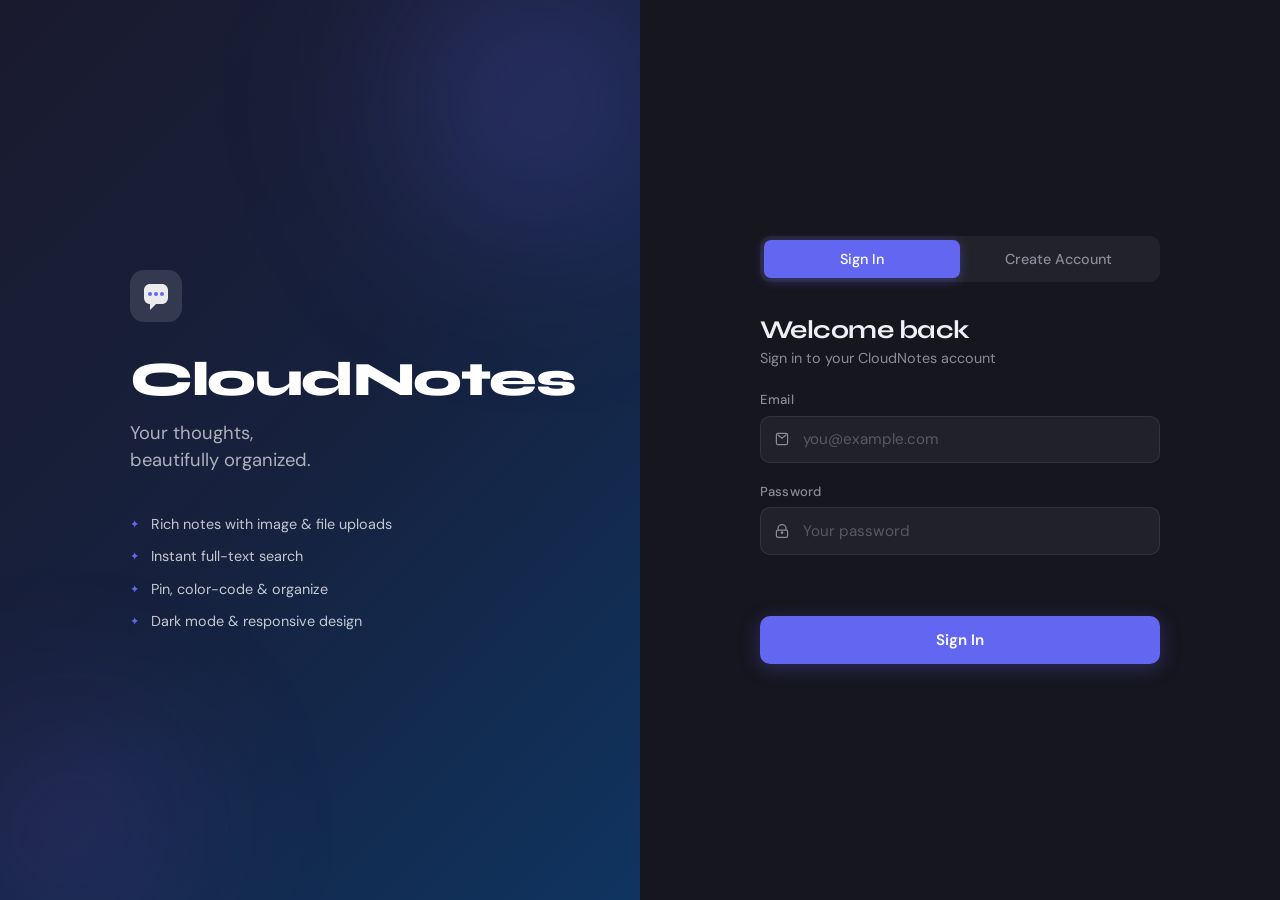
<file: index.html>
<!DOCTYPE html>
<html lang="en">
<head>
  <meta charset="UTF-8" />
  <meta name="viewport" content="width=device-width, initial-scale=1.0"/>
  <title>CloudNotes — Sign In</title>
  <link rel="preconnect" href="https://fonts.googleapis.com">
  <link href="https://fonts.googleapis.com/css2?family=Syne:wght@400;600;700;800&family=DM+Sans:ital,opsz,wght@0,9..40,300;0,9..40,400;0,9..40,500;1,9..40,300&display=swap" rel="stylesheet">
  <link rel="stylesheet" href="css/auth.css" />
</head>
<body>
  <div class="noise"></div>

  <div class="auth-layout">
    <!-- Left Panel -->
    <div class="auth-brand">
      <div class="brand-content">
        <div class="logo-mark">
          <svg width="52" height="52" viewBox="0 0 52 52" fill="none">
            <rect width="52" height="52" rx="14" fill="white" fill-opacity="0.12"/>
            <path d="M14 20C14 16.686 16.686 14 20 14H32C35.314 14 38 16.686 38 20V28C38 31.314 35.314 34 32 34H26L20 40V34C16.686 34 14 31.314 14 28V20Z" fill="white" fill-opacity="0.9"/>
            <circle cx="20" cy="24" r="2" fill="#6366f1"/>
            <circle cx="26" cy="24" r="2" fill="#6366f1"/>
            <circle cx="32" cy="24" r="2" fill="#6366f1"/>
          </svg>
        </div>
        <h1 class="brand-name">CloudNotes</h1>
        <p class="brand-tagline">Your thoughts,<br>beautifully organized.</p>

        <div class="feature-list">
          <div class="feature-item">
            <span class="feature-icon">✦</span>
            <span>Rich notes with image & file uploads</span>
          </div>
          <div class="feature-item">
            <span class="feature-icon">✦</span>
            <span>Instant full-text search</span>
          </div>
          <div class="feature-item">
            <span class="feature-icon">✦</span>
            <span>Pin, color-code & organize</span>
          </div>
          <div class="feature-item">
            <span class="feature-icon">✦</span>
            <span>Dark mode & responsive design</span>
          </div>
        </div>
      </div>
      <div class="brand-orb orb-1"></div>
      <div class="brand-orb orb-2"></div>
    </div>

    <!-- Right Panel -->
    <div class="auth-form-panel">
      <div class="form-container">
        <div class="form-tabs">
          <button class="tab active" data-tab="login">Sign In</button>
          <button class="tab" data-tab="signup">Create Account</button>
        </div>

        <!-- Login Form -->
        <form class="auth-form active" id="login-form">
          <div class="form-header">
            <h2>Welcome back</h2>
            <p>Sign in to your CloudNotes account</p>
          </div>

          <div class="field-group">
            <label for="login-email">Email</label>
            <div class="input-wrap">
              <svg class="input-icon" viewBox="0 0 20 20" fill="none"><path d="M3 5a2 2 0 012-2h10a2 2 0 012 2v10a2 2 0 01-2 2H5a2 2 0 01-2-2V5zm2 0l5 4 5-4" stroke="currentColor" stroke-width="1.5" stroke-linecap="round"/></svg>
              <input type="email" id="login-email" placeholder="you@example.com" autocomplete="email" required />
            </div>
          </div>

          <div class="field-group">
            <label for="login-password">Password</label>
            <div class="input-wrap">
              <svg class="input-icon" viewBox="0 0 20 20" fill="none"><path d="M5 9V7a5 5 0 0110 0v2M5 9a2 2 0 00-2 2v5a2 2 0 002 2h10a2 2 0 002-2v-5a2 2 0 00-2-2H5zm5 4a1 1 0 100-2 1 1 0 000 2z" stroke="currentColor" stroke-width="1.5" stroke-linecap="round"/></svg>
              <input type="password" id="login-password" placeholder="Your password" autocomplete="current-password" required />
            </div>
          </div>

          <div class="error-msg" id="login-error"></div>

          <button type="submit" class="btn-primary" id="login-btn">
            <span class="btn-text">Sign In</span>
            <span class="btn-loader hidden">
              <svg viewBox="0 0 24 24"><circle cx="12" cy="12" r="10" stroke="currentColor" stroke-width="3" fill="none" stroke-dasharray="60" stroke-dashoffset="20"/></svg>
            </span>
          </button>
        </form>

        <!-- Signup Form -->
        <form class="auth-form" id="signup-form">
          <div class="form-header">
            <h2>Get started free</h2>
            <p>Create your CloudNotes account today</p>
          </div>

          <div class="field-group">
            <label for="signup-name">Full Name</label>
            <div class="input-wrap">
              <svg class="input-icon" viewBox="0 0 20 20" fill="none"><path d="M10 10a4 4 0 100-8 4 4 0 000 8zm-7 8a7 7 0 0114 0" stroke="currentColor" stroke-width="1.5" stroke-linecap="round"/></svg>
              <input type="text" id="signup-name" placeholder="Jane Doe" autocomplete="name" required />
            </div>
          </div>

          <div class="field-group">
            <label for="signup-email">Email</label>
            <div class="input-wrap">
              <svg class="input-icon" viewBox="0 0 20 20" fill="none"><path d="M3 5a2 2 0 012-2h10a2 2 0 012 2v10a2 2 0 01-2 2H5a2 2 0 01-2-2V5zm2 0l5 4 5-4" stroke="currentColor" stroke-width="1.5" stroke-linecap="round"/></svg>
              <input type="email" id="signup-email" placeholder="you@example.com" autocomplete="email" required />
            </div>
          </div>

          <div class="field-group">
            <label for="signup-password">Password</label>
            <div class="input-wrap">
              <svg class="input-icon" viewBox="0 0 20 20" fill="none"><path d="M5 9V7a5 5 0 0110 0v2M5 9a2 2 0 00-2 2v5a2 2 0 002 2h10a2 2 0 002-2v-5a2 2 0 00-2-2H5zm5 4a1 1 0 100-2 1 1 0 000 2z" stroke="currentColor" stroke-width="1.5" stroke-linecap="round"/></svg>
              <input type="password" id="signup-password" placeholder="Min. 6 characters" autocomplete="new-password" required />
            </div>
          </div>

          <div class="error-msg" id="signup-error"></div>

          <button type="submit" class="btn-primary" id="signup-btn">
            <span class="btn-text">Create Account</span>
            <span class="btn-loader hidden">
              <svg viewBox="0 0 24 24"><circle cx="12" cy="12" r="10" stroke="currentColor" stroke-width="3" fill="none" stroke-dasharray="60" stroke-dashoffset="20"/></svg>
            </span>
          </button>
        </form>
      </div>
    </div>
  </div>

  <script src="js/config.js"></script>
  <script src="js/auth.js"></script>
</body>
</html>
</file>
<file: css/auth.css>
/* ─────────────────────────────────────────────
   CloudNotes Auth Styles
   Aesthetic: Refined Midnight — deep indigo/slate with cream accents
───────────────────────────────────────────── */

*, *::before, *::after { box-sizing: border-box; margin: 0; padding: 0; }

:root {
  --accent: #6366f1;
  --accent-hover: #4f46e5;
  --accent-light: rgba(99, 102, 241, 0.12);
  --bg: #0f0f17;
  --surface: #16161f;
  --border: rgba(255,255,255,0.08);
  --text: #f0eff8;
  --text-secondary: #8b8a9a;
  --error: #f87171;
  --radius: 14px;
}

html, body {
  height: 100%;
  font-family: 'DM Sans', system-ui, sans-serif;
  background: var(--bg);
  color: var(--text);
  overflow: hidden;
}

/* Noise texture overlay */
.noise {
  position: fixed; inset: 0; z-index: 0; pointer-events: none;
  background-image: url("data:image/svg+xml,%3Csvg viewBox='0 0 256 256' xmlns='http://www.w3.org/2000/svg'%3E%3Cfilter id='noise'%3E%3CfeTurbulence type='fractalNoise' baseFrequency='0.9' numOctaves='4' stitchTiles='stitch'/%3E%3C/filter%3E%3Crect width='100%25' height='100%25' filter='url(%23noise)' opacity='0.04'/%3E%3C/svg%3E");
  opacity: 0.4;
}

.auth-layout {
  position: relative; z-index: 1;
  display: grid;
  grid-template-columns: 1fr 1fr;
  height: 100vh;
}

/* ── Brand Panel ── */
.auth-brand {
  position: relative;
  background: linear-gradient(135deg, #1a1a2e 0%, #16213e 50%, #0f3460 100%);
  display: flex; align-items: center; justify-content: center;
  padding: 3rem;
  overflow: hidden;
}

.brand-orb {
  position: absolute;
  border-radius: 50%;
  filter: blur(80px);
  pointer-events: none;
}
.orb-1 {
  width: 400px; height: 400px;
  background: radial-gradient(circle, rgba(99,102,241,0.35) 0%, transparent 70%);
  top: -100px; right: -100px;
  animation: orb-float 8s ease-in-out infinite;
}
.orb-2 {
  width: 300px; height: 300px;
  background: radial-gradient(circle, rgba(139,92,246,0.25) 0%, transparent 70%);
  bottom: -80px; left: -80px;
  animation: orb-float 10s ease-in-out infinite reverse;
}

@keyframes orb-float {
  0%, 100% { transform: translateY(0) scale(1); }
  50% { transform: translateY(-30px) scale(1.05); }
}

.brand-content {
  position: relative; z-index: 1;
  max-width: 380px;
}

.logo-mark {
  margin-bottom: 1.5rem;
  animation: logo-in 0.8s cubic-bezier(0.34,1.56,0.64,1) both;
}

@keyframes logo-in {
  from { transform: scale(0.5) rotate(-10deg); opacity: 0; }
  to { transform: scale(1) rotate(0deg); opacity: 1; }
}

.brand-name {
  font-family: 'Syne', sans-serif;
  font-size: clamp(2rem, 4vw, 3rem);
  font-weight: 800;
  color: #fff;
  letter-spacing: -0.03em;
  margin-bottom: 0.75rem;
  animation: slide-up 0.7s 0.1s ease both;
}

.brand-tagline {
  font-size: 1.15rem;
  color: rgba(255,255,255,0.65);
  line-height: 1.5;
  margin-bottom: 2.5rem;
  animation: slide-up 0.7s 0.2s ease both;
}

.feature-list {
  display: flex; flex-direction: column; gap: 0.9rem;
  animation: slide-up 0.7s 0.3s ease both;
}

.feature-item {
  display: flex; align-items: center; gap: 0.75rem;
  font-size: 0.9rem;
  color: rgba(255,255,255,0.75);
}

.feature-icon {
  color: var(--accent);
  font-size: 0.7rem;
  flex-shrink: 0;
}

@keyframes slide-up {
  from { transform: translateY(20px); opacity: 0; }
  to { transform: translateY(0); opacity: 1; }
}

/* ── Form Panel ── */
.auth-form-panel {
  background: var(--surface);
  display: flex; align-items: center; justify-content: center;
  padding: 2rem;
  overflow-y: auto;
}

.form-container {
  width: 100%; max-width: 400px;
  animation: slide-up 0.6s 0.15s ease both;
}

.form-tabs {
  display: flex;
  gap: 0;
  background: rgba(255,255,255,0.05);
  border-radius: 10px;
  padding: 4px;
  margin-bottom: 2rem;
}

.tab {
  flex: 1;
  padding: 0.6rem 1rem;
  border: none; background: transparent;
  color: var(--text-secondary);
  font-family: 'DM Sans', sans-serif;
  font-size: 0.9rem; font-weight: 500;
  border-radius: 7px;
  cursor: pointer;
  transition: all 0.2s ease;
}

.tab.active {
  background: var(--accent);
  color: white;
  box-shadow: 0 2px 12px rgba(99,102,241,0.4);
}

/* Forms */
.auth-form { display: none; flex-direction: column; gap: 1.25rem; }
.auth-form.active { display: flex; }

.form-header { margin-bottom: 0.25rem; }
.form-header h2 {
  font-family: 'Syne', sans-serif;
  font-size: 1.6rem; font-weight: 700;
  color: var(--text);
  margin-bottom: 0.3rem;
  letter-spacing: -0.02em;
}
.form-header p { color: var(--text-secondary); font-size: 0.9rem; }

.field-group {
  display: flex; flex-direction: column; gap: 0.45rem;
}

.field-group label {
  font-size: 0.82rem; font-weight: 500;
  color: var(--text-secondary);
  letter-spacing: 0.01em;
}

.input-wrap {
  position: relative;
}

.input-icon {
  position: absolute; left: 0.9rem; top: 50%; transform: translateY(-50%);
  width: 16px; height: 16px;
  color: var(--text-secondary);
  pointer-events: none;
}

.input-wrap input {
  width: 100%;
  padding: 0.8rem 1rem 0.8rem 2.6rem;
  background: rgba(255,255,255,0.05);
  border: 1.5px solid var(--border);
  border-radius: 10px;
  color: var(--text);
  font-family: 'DM Sans', sans-serif;
  font-size: 0.95rem;
  outline: none;
  transition: border-color 0.2s, box-shadow 0.2s, background 0.2s;
}

.input-wrap input:focus {
  border-color: var(--accent);
  background: rgba(99,102,241,0.06);
  box-shadow: 0 0 0 3px rgba(99,102,241,0.12);
}

.input-wrap input::placeholder { color: rgba(255,255,255,0.25); }

.error-msg {
  font-size: 0.85rem;
  color: var(--error);
  min-height: 1.1rem;
  background: rgba(248,113,113,0.08);
  border-radius: 8px;
  padding: 0 0.75rem;
  max-height: 0; overflow: hidden; opacity: 0;
  transition: all 0.25s ease;
}
.error-msg:not(:empty) {
  max-height: 60px; opacity: 1; padding: 0.5rem 0.75rem;
}

/* Buttons */
.btn-primary {
  display: flex; align-items: center; justify-content: center; gap: 0.5rem;
  padding: 0.85rem 1.5rem;
  background: var(--accent);
  color: white;
  border: none; border-radius: 10px;
  font-family: 'DM Sans', sans-serif;
  font-size: 0.95rem; font-weight: 600;
  cursor: pointer;
  transition: background 0.2s, transform 0.15s, box-shadow 0.2s;
  box-shadow: 0 4px 20px rgba(99,102,241,0.3);
  margin-top: 0.25rem;
}
.btn-primary:hover {
  background: var(--accent-hover);
  transform: translateY(-1px);
  box-shadow: 0 6px 24px rgba(99,102,241,0.4);
}
.btn-primary:active { transform: translateY(0); }
.btn-primary:disabled { opacity: 0.6; cursor: not-allowed; transform: none; }

.btn-loader svg {
  width: 18px; height: 18px;
  animation: spin 0.8s linear infinite;
}
@keyframes spin { to { transform: rotate(360deg); } }
.hidden { display: none !important; }

/* Responsive */
@media (max-width: 768px) {
  html, body { overflow: auto; }
  .auth-layout { grid-template-columns: 1fr; height: auto; }
  .auth-brand {
    padding: 2.5rem 1.5rem 2rem;
    min-height: 260px;
  }
  .brand-name { font-size: 1.8rem; }
  .feature-list { display: none; }
  .auth-form-panel { padding: 1.5rem; }
}
</file>
<file: css/dashboard.css>
/* ─────────────────────────────────────────────
   CloudNotes Dashboard Styles
   Light & Dark mode, fluid grid, refined typography
───────────────────────────────────────────── */

*, *::before, *::after { box-sizing: border-box; margin: 0; padding: 0; }

:root {
  --accent: #6366f1;
  --accent-hover: #4f46e5;
  --accent-light: rgba(99,102,241,0.1);
  --danger: #ef4444;
  --danger-hover: #dc2626;

  /* Light theme (default) */
  --bg: #f5f4ff;
  --surface: #ffffff;
  --surface-2: #f0eff9;
  --sidebar-bg: #1e1e2e;
  --sidebar-text: rgba(255,255,255,0.85);
  --sidebar-secondary: rgba(255,255,255,0.45);
  --sidebar-hover: rgba(255,255,255,0.08);
  --sidebar-active: rgba(99,102,241,0.2);
  --sidebar-active-text: #a5b4fc;
  --border: #e8e7f5;
  --border-strong: #d0cfe8;
  --text: #1a1929;
  --text-secondary: #6b6a80;
  --shadow: 0 1px 3px rgba(0,0,0,0.06), 0 4px 16px rgba(0,0,0,0.04);
  --shadow-hover: 0 4px 12px rgba(0,0,0,0.1), 0 8px 32px rgba(0,0,0,0.06);
  --shadow-modal: 0 24px 64px rgba(0,0,0,0.16);
  --topbar-bg: rgba(245,244,255,0.88);
  --input-bg: #f5f4ff;
  --radius: 14px;
  --sidebar-width: 240px;
  --topbar-h: 68px;
}

[data-theme="dark"] {
  --bg: #0f0f17;
  --surface: #1a1a27;
  --surface-2: #141420;
  --border: rgba(255,255,255,0.08);
  --border-strong: rgba(255,255,255,0.14);
  --text: #eeedf8;
  --text-secondary: #8887a8;
  --shadow: 0 1px 3px rgba(0,0,0,0.3), 0 4px 16px rgba(0,0,0,0.2);
  --shadow-hover: 0 4px 16px rgba(0,0,0,0.4), 0 8px 32px rgba(0,0,0,0.25);
  --shadow-modal: 0 24px 64px rgba(0,0,0,0.5);
  --topbar-bg: rgba(15,15,23,0.9);
  --input-bg: rgba(255,255,255,0.04);
}

html, body {
  height: 100%;
  font-family: 'DM Sans', system-ui, sans-serif;
  background: var(--bg);
  color: var(--text);
  transition: background 0.3s, color 0.3s;
}

/* ── Layout ── */
.sidebar {
  position: fixed; left: 0; top: 0; bottom: 0;
  width: var(--sidebar-width);
  background: var(--sidebar-bg);
  display: flex; flex-direction: column;
  z-index: 100;
  transition: transform 0.3s cubic-bezier(0.4,0,0.2,1);
}

.main-content {
  margin-left: var(--sidebar-width);
  min-height: 100vh;
  transition: margin 0.3s ease;
}

/* ── Sidebar ── */
.sidebar-top {
  display: flex; align-items: center; justify-content: space-between;
  padding: 1.25rem 1.25rem 0.5rem;
}

.sidebar-logo {
  display: flex; align-items: center; gap: 0.65rem;
}

.logo-text {
  font-family: 'Syne', sans-serif;
  font-weight: 700; font-size: 1.1rem;
  color: white; letter-spacing: -0.02em;
}

.sidebar-close {
  display: none;
  background: none; border: none;
  color: var(--sidebar-secondary);
  cursor: pointer; padding: 4px;
  border-radius: 6px;
}
.sidebar-close svg { width: 18px; height: 18px; }

.sidebar-nav {
  flex: 1;
  padding: 1rem 0.75rem;
  display: flex; flex-direction: column; gap: 2px;
}

.nav-item {
  display: flex; align-items: center; gap: 0.75rem;
  padding: 0.65rem 0.85rem;
  border-radius: 10px;
  border: none; background: transparent;
  color: var(--sidebar-secondary);
  font-family: 'DM Sans', sans-serif;
  font-size: 0.9rem; font-weight: 500;
  cursor: pointer;
  transition: all 0.15s ease;
  text-align: left; width: 100%;
}

.nav-item svg { width: 16px; height: 16px; flex-shrink: 0; }
.nav-item:hover { background: var(--sidebar-hover); color: var(--sidebar-text); }
.nav-item.active {
  background: var(--sidebar-active);
  color: var(--sidebar-active-text);
}

.sidebar-footer {
  padding: 1rem 0.75rem;
  border-top: 1px solid rgba(255,255,255,0.07);
  display: flex; align-items: center; gap: 0.5rem;
}

.user-card {
  flex: 1; display: flex; align-items: center; gap: 0.65rem;
  min-width: 0;
}

.user-avatar {
  width: 32px; height: 32px;
  background: var(--accent);
  border-radius: 8px;
  display: flex; align-items: center; justify-content: center;
  font-size: 0.85rem; font-weight: 700; color: white;
  flex-shrink: 0;
}

.user-info { min-width: 0; flex: 1; }
.user-name {
  display: block; font-size: 0.85rem; font-weight: 600;
  color: var(--sidebar-text);
  white-space: nowrap; overflow: hidden; text-overflow: ellipsis;
}
.user-email {
  display: block; font-size: 0.72rem;
  color: var(--sidebar-secondary);
  white-space: nowrap; overflow: hidden; text-overflow: ellipsis;
}

.logout-btn {
  background: none; border: none;
  color: var(--sidebar-secondary);
  cursor: pointer; padding: 6px;
  border-radius: 8px; flex-shrink: 0;
  transition: all 0.15s;
}
.logout-btn:hover { background: rgba(239,68,68,0.15); color: #f87171; }
.logout-btn svg { width: 18px; height: 18px; display: block; }

/* ── Topbar ── */
.topbar {
  position: sticky; top: 0; z-index: 50;
  display: flex; align-items: center; justify-content: space-between;
  gap: 1rem;
  padding: 0 1.5rem;
  height: var(--topbar-h);
  background: var(--topbar-bg);
  backdrop-filter: blur(12px);
  border-bottom: 1px solid var(--border);
}

.topbar-left { display: flex; align-items: center; gap: 0.75rem; flex: 1; min-width: 0; }
.topbar-right { display: flex; align-items: center; gap: 0.5rem; flex-shrink: 0; }

.hamburger {
  display: none;
  background: none; border: none;
  color: var(--text-secondary);
  cursor: pointer; padding: 6px;
  border-radius: 8px; flex-shrink: 0;
}
.hamburger svg { width: 22px; height: 22px; }

.search-container {
  position: relative; flex: 1; max-width: 420px;
}

.search-icon {
  position: absolute; left: 0.85rem; top: 50%; transform: translateY(-50%);
  width: 16px; height: 16px; color: var(--text-secondary);
  pointer-events: none;
}

#search-input {
  width: 100%;
  padding: 0.6rem 2.2rem 0.6rem 2.4rem;
  background: var(--input-bg);
  border: 1.5px solid var(--border);
  border-radius: 10px;
  color: var(--text);
  font-family: 'DM Sans', sans-serif;
  font-size: 0.9rem; outline: none;
  transition: all 0.2s;
}
#search-input:focus {
  border-color: var(--accent);
  box-shadow: 0 0 0 3px var(--accent-light);
}
#search-input::placeholder { color: var(--text-secondary); }

.search-clear {
  position: absolute; right: 0.75rem; top: 50%; transform: translateY(-50%);
  font-size: 0.75rem; color: var(--text-secondary);
  cursor: pointer; padding: 2px 4px;
}

.icon-btn {
  background: none; border: 1.5px solid var(--border);
  border-radius: 10px; padding: 0.5rem;
  color: var(--text-secondary); cursor: pointer;
  transition: all 0.15s; display: flex; align-items: center;
}
.icon-btn svg { width: 18px; height: 18px; display: block; }
.icon-btn:hover { background: var(--surface); color: var(--text); border-color: var(--border-strong); }

.btn-create {
  display: flex; align-items: center; gap: 0.4rem;
  padding: 0.55rem 1.1rem;
  background: var(--accent);
  color: white; border: none; border-radius: 10px;
  font-family: 'DM Sans', sans-serif;
  font-size: 0.88rem; font-weight: 600;
  cursor: pointer;
  transition: all 0.15s;
  box-shadow: 0 2px 10px rgba(99,102,241,0.3);
}
.btn-create svg { width: 15px; height: 15px; }
.btn-create:hover { background: var(--accent-hover); transform: translateY(-1px); box-shadow: 0 4px 16px rgba(99,102,241,0.4); }

/* ── Notes Area ── */
.notes-area {
  padding: 1.75rem 1.5rem 3rem;
}

.notes-header {
  display: flex; align-items: center; justify-content: space-between;
  margin-bottom: 1.25rem;
}

.section-title {
  font-family: 'Syne', sans-serif;
  font-size: 1.3rem; font-weight: 700;
  color: var(--text); letter-spacing: -0.02em;
}

.view-controls { display: flex; gap: 4px; }
.view-btn {
  background: none; border: 1.5px solid var(--border);
  border-radius: 8px; padding: 0.4rem;
  color: var(--text-secondary); cursor: pointer;
  transition: all 0.15s;
}
.view-btn svg { width: 16px; height: 16px; display: block; }
.view-btn.active { background: var(--accent); border-color: var(--accent); color: white; }

/* ── Notes Grid ── */
.notes-grid {
  display: grid;
  grid-template-columns: repeat(auto-fill, minmax(260px, 1fr));
  gap: 1rem;
}

.notes-grid.list-view {
  grid-template-columns: 1fr;
  max-width: 680px;
}

/* ── Note Card ── */
.note-card {
  background: var(--surface);
  border-radius: 16px;
  border: 1.5px solid var(--border);
  padding: 1.1rem;
  cursor: pointer;
  transition: all 0.2s cubic-bezier(0.34,1.2,0.64,1);
  box-shadow: var(--shadow);
  position: relative;
  overflow: hidden;
  animation: card-in 0.35s ease both;
}

@keyframes card-in {
  from { opacity: 0; transform: translateY(12px) scale(0.98); }
  to { opacity: 1; transform: translateY(0) scale(1); }
}

.note-card:hover {
  transform: translateY(-3px);
  box-shadow: var(--shadow-hover);
  border-color: var(--border-strong);
}

.note-card.pinned::before {
  content: '';
  position: absolute; top: 0; left: 0; right: 0; height: 3px;
  background: linear-gradient(90deg, var(--accent), #818cf8);
  border-radius: 16px 16px 0 0;
}

.card-color-bar {
  position: absolute; top: 0; left: 0; right: 0; height: 4px;
  border-radius: 16px 16px 0 0;
  opacity: 0.6;
}

.card-top {
  display: flex; align-items: flex-start; justify-content: space-between;
  gap: 0.5rem; margin-bottom: 0.55rem;
}

.card-title {
  font-family: 'Syne', sans-serif;
  font-size: 1rem; font-weight: 700;
  color: var(--text); letter-spacing: -0.01em;
  line-height: 1.3;
  flex: 1;
  display: -webkit-box; -webkit-line-clamp: 2; -webkit-box-orient: vertical;
  overflow: hidden;
}

.pin-badge {
  display: none; flex-shrink: 0;
  color: var(--accent); font-size: 0.7rem;
}
.note-card.pinned .pin-badge { display: block; }

.card-content {
  font-size: 0.87rem; color: var(--text-secondary);
  line-height: 1.55;
  display: -webkit-box; -webkit-line-clamp: 4; -webkit-box-orient: vertical;
  overflow: hidden;
  margin-bottom: 0.75rem;
}

.card-image {
  width: 100%; height: 140px;
  object-fit: cover;
  border-radius: 8px;
  margin-bottom: 0.75rem;
  border: 1px solid var(--border);
}

.card-file-chip {
  display: inline-flex; align-items: center; gap: 0.4rem;
  padding: 0.3rem 0.6rem;
  background: var(--accent-light);
  color: var(--accent); border-radius: 6px;
  font-size: 0.75rem; font-weight: 500;
  margin-bottom: 0.75rem;
  max-width: 100%; overflow: hidden; text-overflow: ellipsis; white-space: nowrap;
}

.card-footer {
  display: flex; align-items: center; justify-content: space-between;
  margin-top: auto;
}

.card-date {
  font-size: 0.75rem; color: var(--text-secondary);
}

.card-actions {
  display: flex; gap: 2px; opacity: 0;
  transition: opacity 0.15s;
}
.note-card:hover .card-actions { opacity: 1; }

.card-action-btn {
  background: none; border: none;
  color: var(--text-secondary);
  padding: 5px; border-radius: 7px;
  cursor: pointer; transition: all 0.12s;
}
.card-action-btn svg { width: 14px; height: 14px; display: block; }
.card-action-btn:hover { background: var(--surface-2); color: var(--text); }
.card-action-btn.delete:hover { background: rgba(239,68,68,0.1); color: var(--danger); }
.card-action-btn.pin-btn.active { color: var(--accent); }

/* List View Card */
.notes-grid.list-view .note-card { padding: 1rem 1.25rem; }
.notes-grid.list-view .card-content { -webkit-line-clamp: 2; }
.notes-grid.list-view .card-image { height: 100px; }

/* ── Empty State ── */
.empty-state {
  display: flex; flex-direction: column; align-items: center;
  padding: 5rem 2rem;
  text-align: center;
  gap: 0.75rem;
}
.empty-icon { margin-bottom: 0.5rem; }
.empty-state h3 {
  font-family: 'Syne', sans-serif;
  font-size: 1.25rem; font-weight: 700; color: var(--text);
}
.empty-state p { font-size: 0.9rem; color: var(--text-secondary); margin-bottom: 0.75rem; }

/* ── Overlay ── */
.overlay {
  position: fixed; inset: 0; z-index: 90;
  background: rgba(0,0,0,0.5);
  backdrop-filter: blur(2px);
}

/* ── Modal ── */
.modal {
  position: fixed; inset: 0; z-index: 200;
  display: flex; align-items: center; justify-content: center;
  padding: 1rem;
}

.modal-backdrop {
  position: absolute; inset: 0;
  background: rgba(0,0,0,0.55);
  backdrop-filter: blur(4px);
  cursor: pointer;
}

.modal-box {
  position: relative; z-index: 1;
  background: var(--surface);
  border-radius: 20px;
  border: 1.5px solid var(--border);
  width: 100%; max-width: 560px;
  max-height: 90vh; overflow-y: auto;
  box-shadow: var(--shadow-modal);
  animation: modal-in 0.3s cubic-bezier(0.34,1.3,0.64,1) both;
}
.modal-box.small { max-width: 380px; }

@keyframes modal-in {
  from { opacity: 0; transform: scale(0.93) translateY(20px); }
  to { opacity: 1; transform: scale(1) translateY(0); }
}

.modal-header {
  display: flex; align-items: center; justify-content: space-between;
  padding: 1.25rem 1.25rem 0;
  gap: 0.75rem;
  flex-wrap: wrap;
}

.modal-title {
  font-family: 'Syne', sans-serif;
  font-size: 1.15rem; font-weight: 700;
  color: var(--text); letter-spacing: -0.02em;
}

.modal-actions-top {
  display: flex; align-items: center; gap: 0.75rem;
}

.color-picker-group {
  display: flex; align-items: center; gap: 0.5rem;
}
.color-label { font-size: 0.8rem; color: var(--text-secondary); font-weight: 500; }
.color-swatches { display: flex; gap: 5px; }

.swatch {
  width: 20px; height: 20px; border-radius: 50%;
  border: 2px solid transparent;
  cursor: pointer;
  transition: transform 0.15s, border-color 0.15s;
  outline: none;
}
.swatch:hover { transform: scale(1.15); }
.swatch.active { border-color: var(--accent); transform: scale(1.15); }

.modal-body { padding: 1rem 1.25rem; }

.note-title-input {
  width: 100%; border: none; outline: none;
  background: transparent;
  font-family: 'Syne', sans-serif;
  font-size: 1.2rem; font-weight: 700;
  color: var(--text); letter-spacing: -0.02em;
  margin-bottom: 0.75rem;
  padding: 0.25rem 0;
  border-bottom: 2px solid var(--border);
  transition: border-color 0.2s;
}
.note-title-input:focus { border-bottom-color: var(--accent); }
.note-title-input::placeholder { color: var(--text-secondary); opacity: 0.6; }

.note-content-input {
  width: 100%; border: none; outline: none;
  background: transparent; resize: vertical;
  font-family: 'DM Sans', sans-serif;
  font-size: 0.93rem; line-height: 1.65;
  color: var(--text);
  min-height: 160px;
}
.note-content-input::placeholder { color: var(--text-secondary); opacity: 0.5; }

/* Media preview */
.media-preview { margin-top: 0.75rem; }
.image-preview-wrap, .file-preview-wrap {
  position: relative; margin-bottom: 0.75rem;
}
.image-preview-wrap img {
  width: 100%; max-height: 220px; object-fit: cover;
  border-radius: 10px; border: 1.5px solid var(--border);
}
.file-preview-wrap {
  display: flex; align-items: center; gap: 0.6rem;
  padding: 0.65rem 0.85rem;
  background: var(--accent-light); border-radius: 10px;
  font-size: 0.85rem; color: var(--accent); font-weight: 500;
}
.file-preview-wrap svg { width: 18px; height: 18px; flex-shrink: 0; }
.remove-media {
  position: absolute; top: 6px; right: 6px;
  background: rgba(0,0,0,0.55); color: white;
  border: none; border-radius: 50%;
  width: 22px; height: 22px;
  font-size: 0.7rem; cursor: pointer;
  display: flex; align-items: center; justify-content: center;
  transition: background 0.15s;
}
.remove-media:hover { background: rgba(0,0,0,0.8); }
.file-preview-wrap .remove-media { position: static; background: rgba(99,102,241,0.2); color: var(--accent); margin-left: auto; }

/* Upload controls */
.upload-controls {
  display: flex; align-items: center; gap: 0.5rem;
  padding: 0.75rem 0;
  border-top: 1.5px solid var(--border);
  margin-top: 0.75rem;
  flex-wrap: wrap;
}

.upload-btn {
  display: inline-flex; align-items: center; gap: 0.35rem;
  padding: 0.45rem 0.85rem;
  border: 1.5px solid var(--border);
  border-radius: 8px;
  color: var(--text-secondary);
  font-family: 'DM Sans', sans-serif;
  font-size: 0.82rem; font-weight: 500;
  cursor: pointer;
  transition: all 0.15s;
}
.upload-btn svg { width: 14px; height: 14px; }
.upload-btn:hover { background: var(--surface-2); color: var(--text); border-color: var(--border-strong); }

.pin-toggle {
  display: inline-flex; align-items: center; gap: 0.35rem;
  padding: 0.45rem 0.85rem;
  border: 1.5px solid var(--border);
  border-radius: 8px;
  color: var(--text-secondary);
  font-family: 'DM Sans', sans-serif;
  font-size: 0.82rem; font-weight: 500;
  cursor: pointer;
  transition: all 0.15s;
}
.pin-toggle svg { width: 14px; height: 14px; }
.pin-toggle.active { border-color: var(--accent); color: var(--accent); background: var(--accent-light); }
.pin-toggle:hover { background: var(--surface-2); color: var(--text); border-color: var(--border-strong); }

.error-msg {
  font-size: 0.85rem; color: #ef4444;
  background: rgba(239,68,68,0.08);
  border-radius: 8px;
  padding: 0; max-height: 0; overflow: hidden; opacity: 0;
  transition: all 0.25s ease;
}
.error-msg:not(:empty) { max-height: 60px; opacity: 1; padding: 0.5rem 0.75rem; margin-top: 0.5rem; }

.modal-footer {
  display: flex; justify-content: flex-end; gap: 0.6rem;
  padding: 1rem 1.25rem 1.25rem;
  border-top: 1.5px solid var(--border);
}

.btn-secondary {
  padding: 0.65rem 1.2rem;
  background: var(--surface-2); color: var(--text-secondary);
  border: 1.5px solid var(--border); border-radius: 10px;
  font-family: 'DM Sans', sans-serif; font-size: 0.9rem; font-weight: 500;
  cursor: pointer; transition: all 0.15s;
}
.btn-secondary:hover { border-color: var(--border-strong); color: var(--text); }

.btn-primary {
  display: flex; align-items: center; justify-content: center; gap: 0.4rem;
  padding: 0.65rem 1.35rem;
  background: var(--accent); color: white;
  border: none; border-radius: 10px;
  font-family: 'DM Sans', sans-serif; font-size: 0.9rem; font-weight: 600;
  cursor: pointer; transition: all 0.15s;
  box-shadow: 0 2px 10px rgba(99,102,241,0.3);
}
.btn-primary:hover { background: var(--accent-hover); box-shadow: 0 4px 16px rgba(99,102,241,0.4); }
.btn-primary:disabled { opacity: 0.6; cursor: not-allowed; }
.btn-loader svg { width: 16px; height: 16px; animation: spin 0.8s linear infinite; }
@keyframes spin { to { transform: rotate(360deg); } }

.btn-danger {
  padding: 0.65rem 1.35rem;
  background: var(--danger); color: white;
  border: none; border-radius: 10px;
  font-family: 'DM Sans', sans-serif; font-size: 0.9rem; font-weight: 600;
  cursor: pointer; transition: all 0.15s;
}
.btn-danger:hover { background: var(--danger-hover); }

/* ── Toast ── */
.toast-container {
  position: fixed; bottom: 1.5rem; right: 1.5rem;
  display: flex; flex-direction: column; gap: 0.5rem;
  z-index: 999;
}

.toast {
  display: flex; align-items: center; gap: 0.6rem;
  padding: 0.75rem 1.1rem;
  background: var(--text); color: var(--bg);
  border-radius: 12px;
  font-size: 0.88rem; font-weight: 500;
  box-shadow: 0 8px 24px rgba(0,0,0,0.2);
  animation: toast-in 0.3s cubic-bezier(0.34,1.3,0.64,1) both;
  max-width: 300px;
}
.toast.success { background: #22c55e; color: white; }
.toast.error { background: var(--danger); color: white; }

@keyframes toast-in {
  from { opacity: 0; transform: translateX(20px) scale(0.95); }
  to { opacity: 1; transform: translateX(0) scale(1); }
}
@keyframes toast-out {
  from { opacity: 1; transform: translateX(0); max-height: 60px; margin: 0; }
  to { opacity: 0; transform: translateX(20px); max-height: 0; margin: -4px; }
}
.toast.removing { animation: toast-out 0.25s ease forwards; }

.hidden { display: none !important; }

/* ── Responsive ── */
@media (max-width: 768px) {
  .sidebar {
    transform: translateX(-100%);
  }
  .sidebar.open { transform: translateX(0); }
  .sidebar-close { display: flex; }
  .main-content { margin-left: 0; }
  .hamburger { display: flex; }
  .topbar { padding: 0 1rem; }
  .notes-area { padding: 1.25rem 1rem 3rem; }
  .notes-grid { grid-template-columns: 1fr 1fr; }
  .btn-create span { display: none; }
}

@media (max-width: 480px) {
  .notes-grid { grid-template-columns: 1fr; }
  .topbar-right .btn-create span { display: none; }
  .search-container { max-width: 100%; }
  .color-picker-group .color-label { display: none; }
}
</file>
